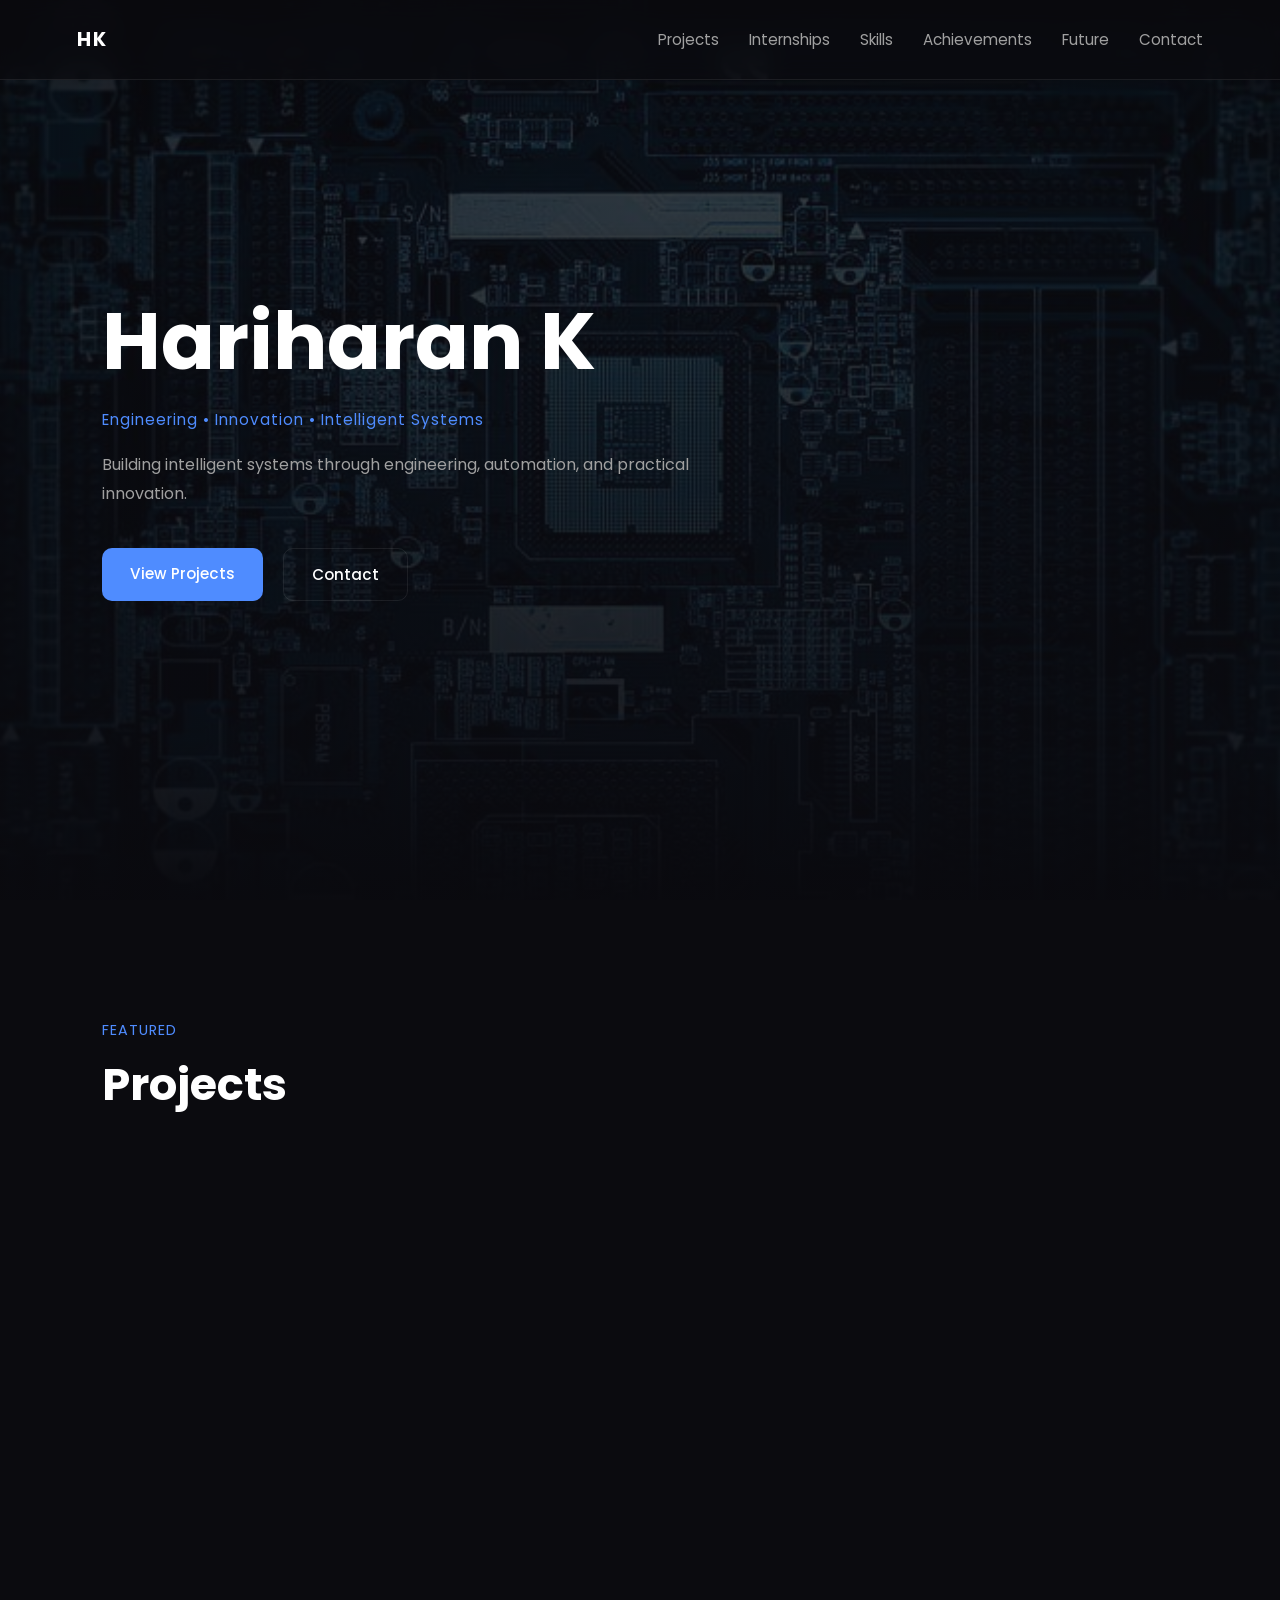
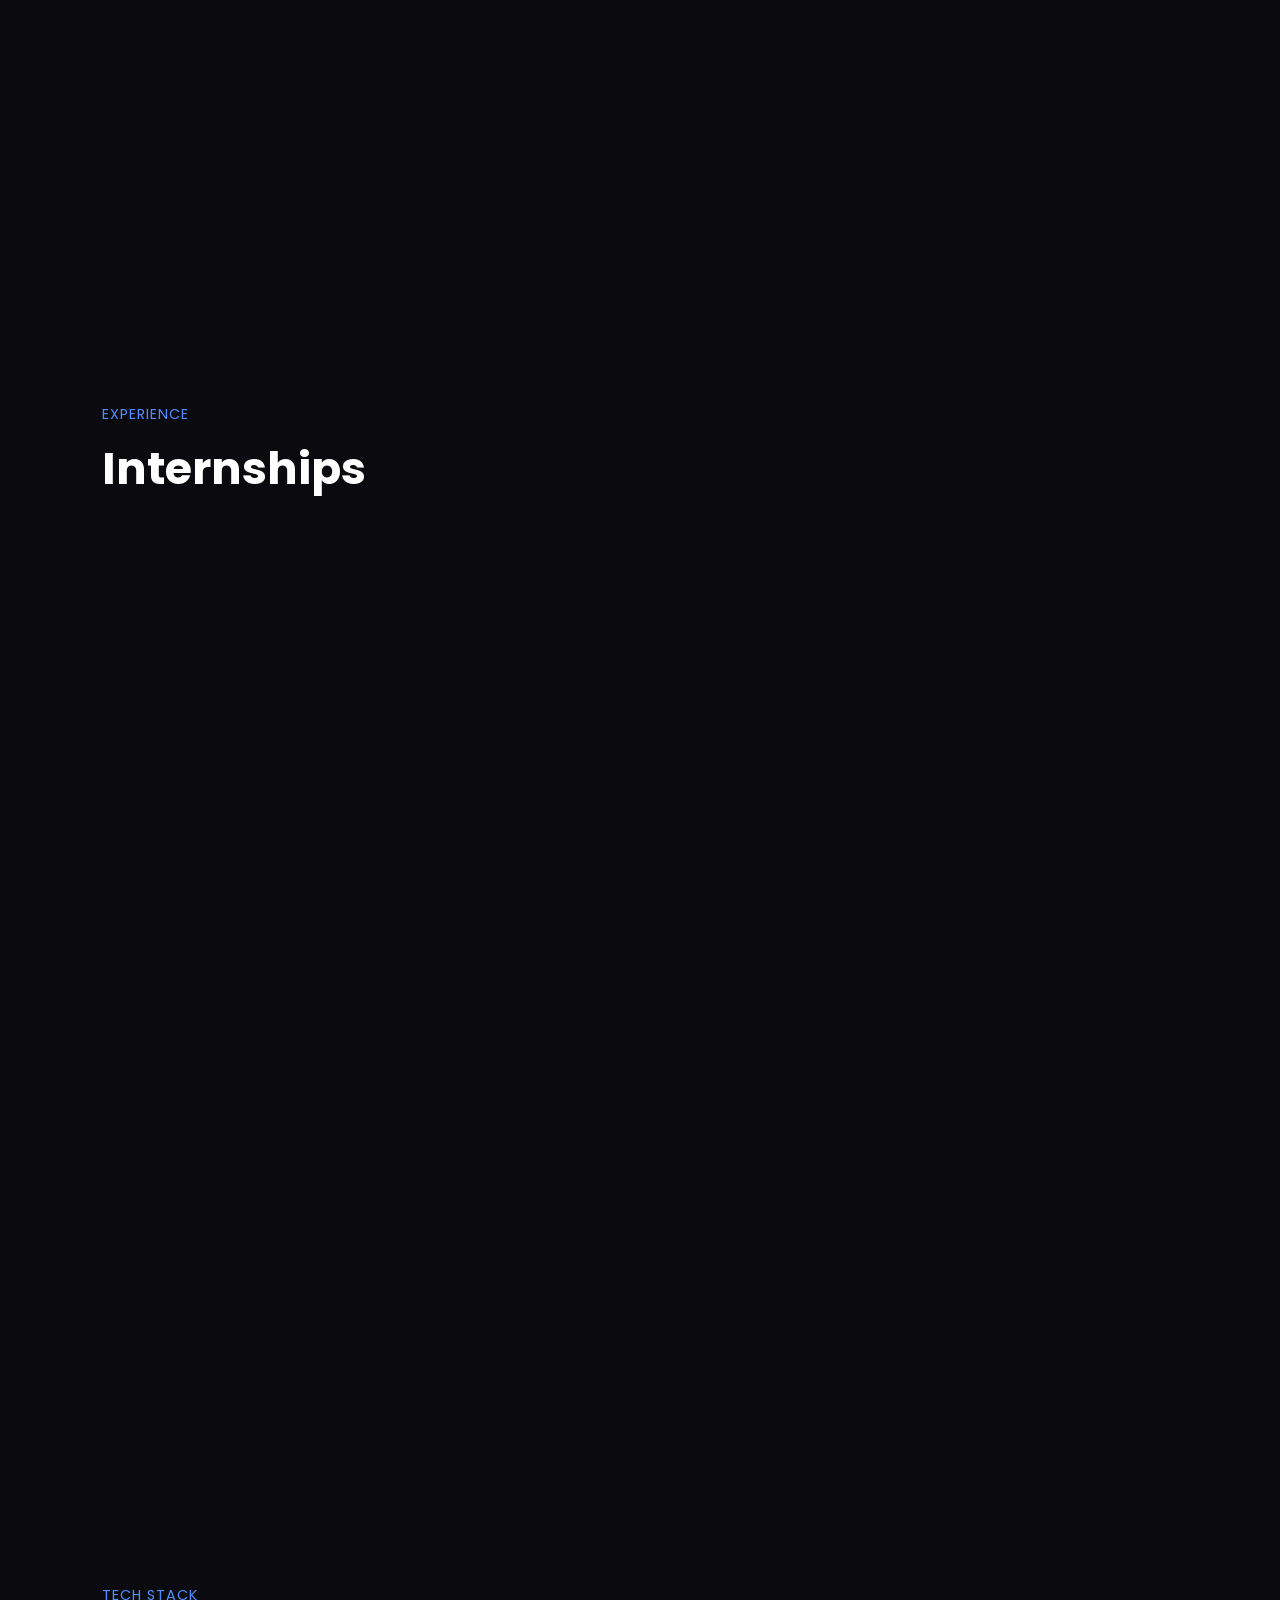
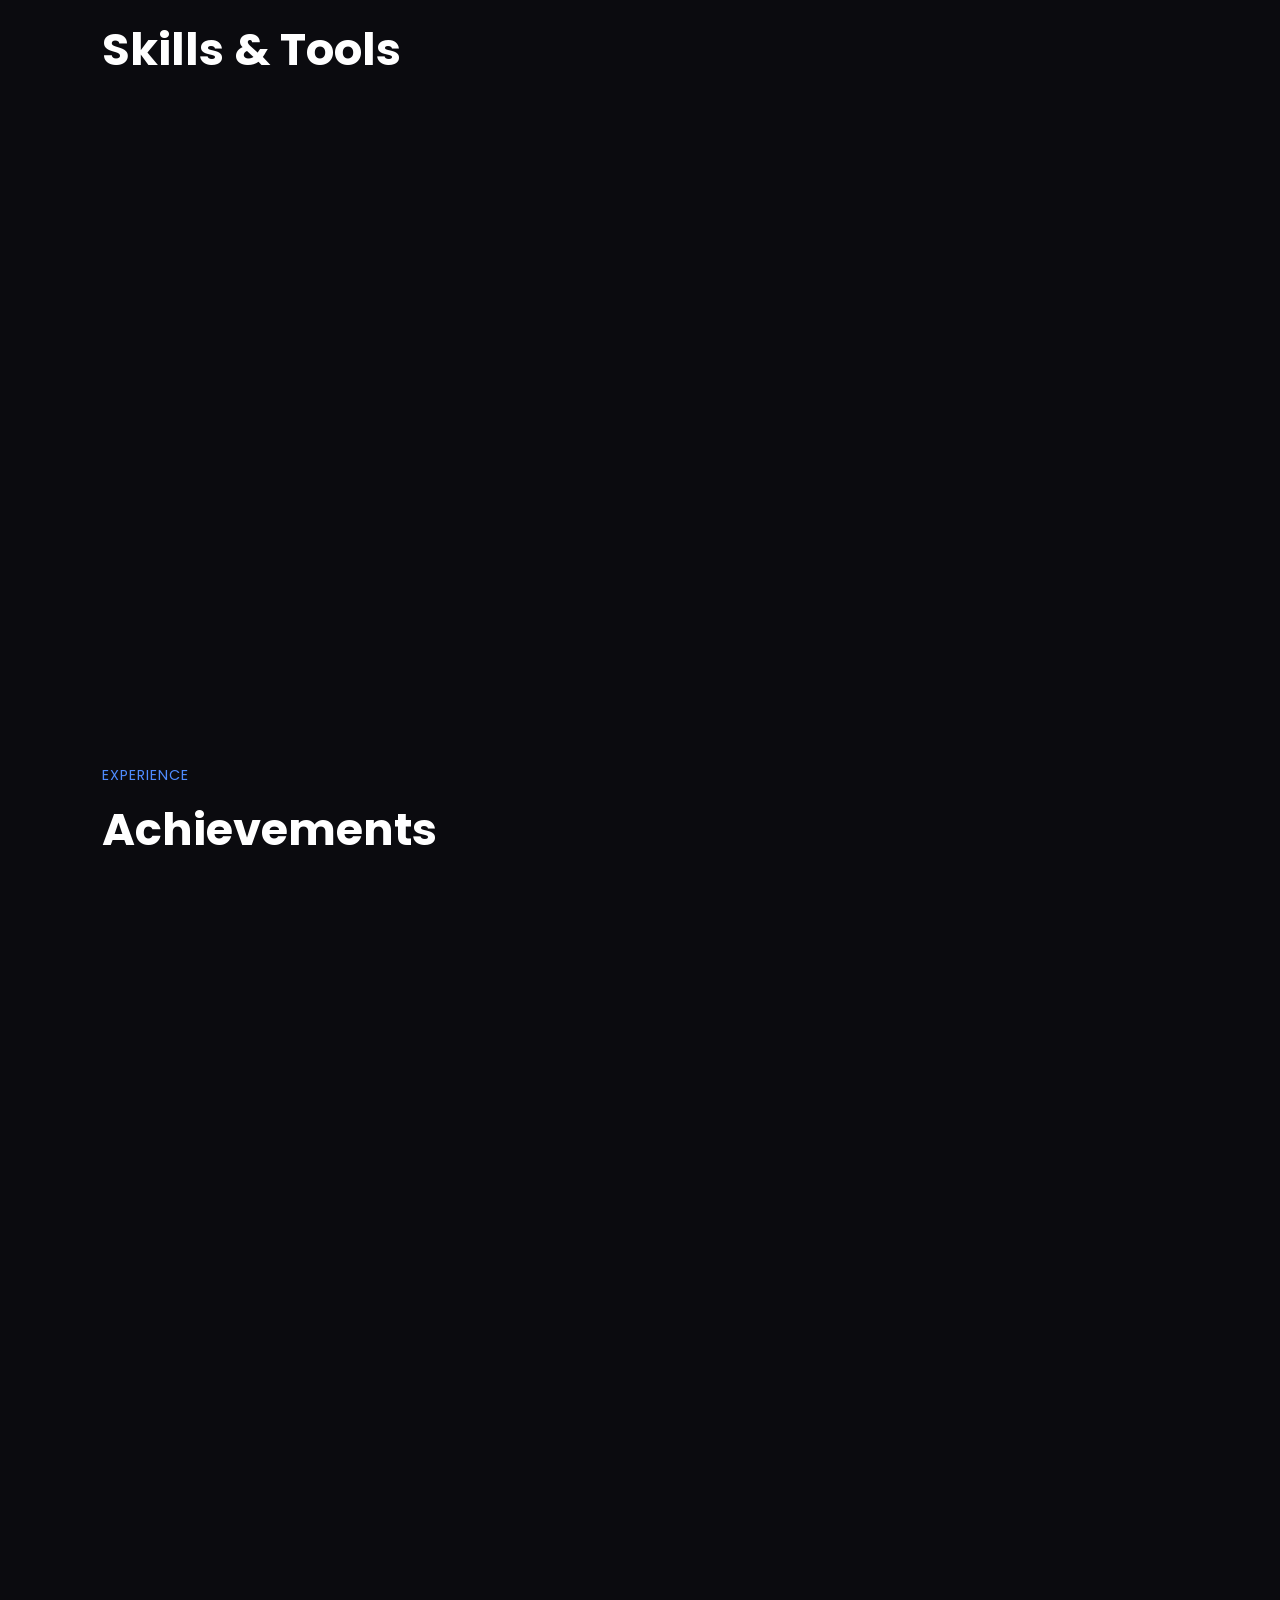
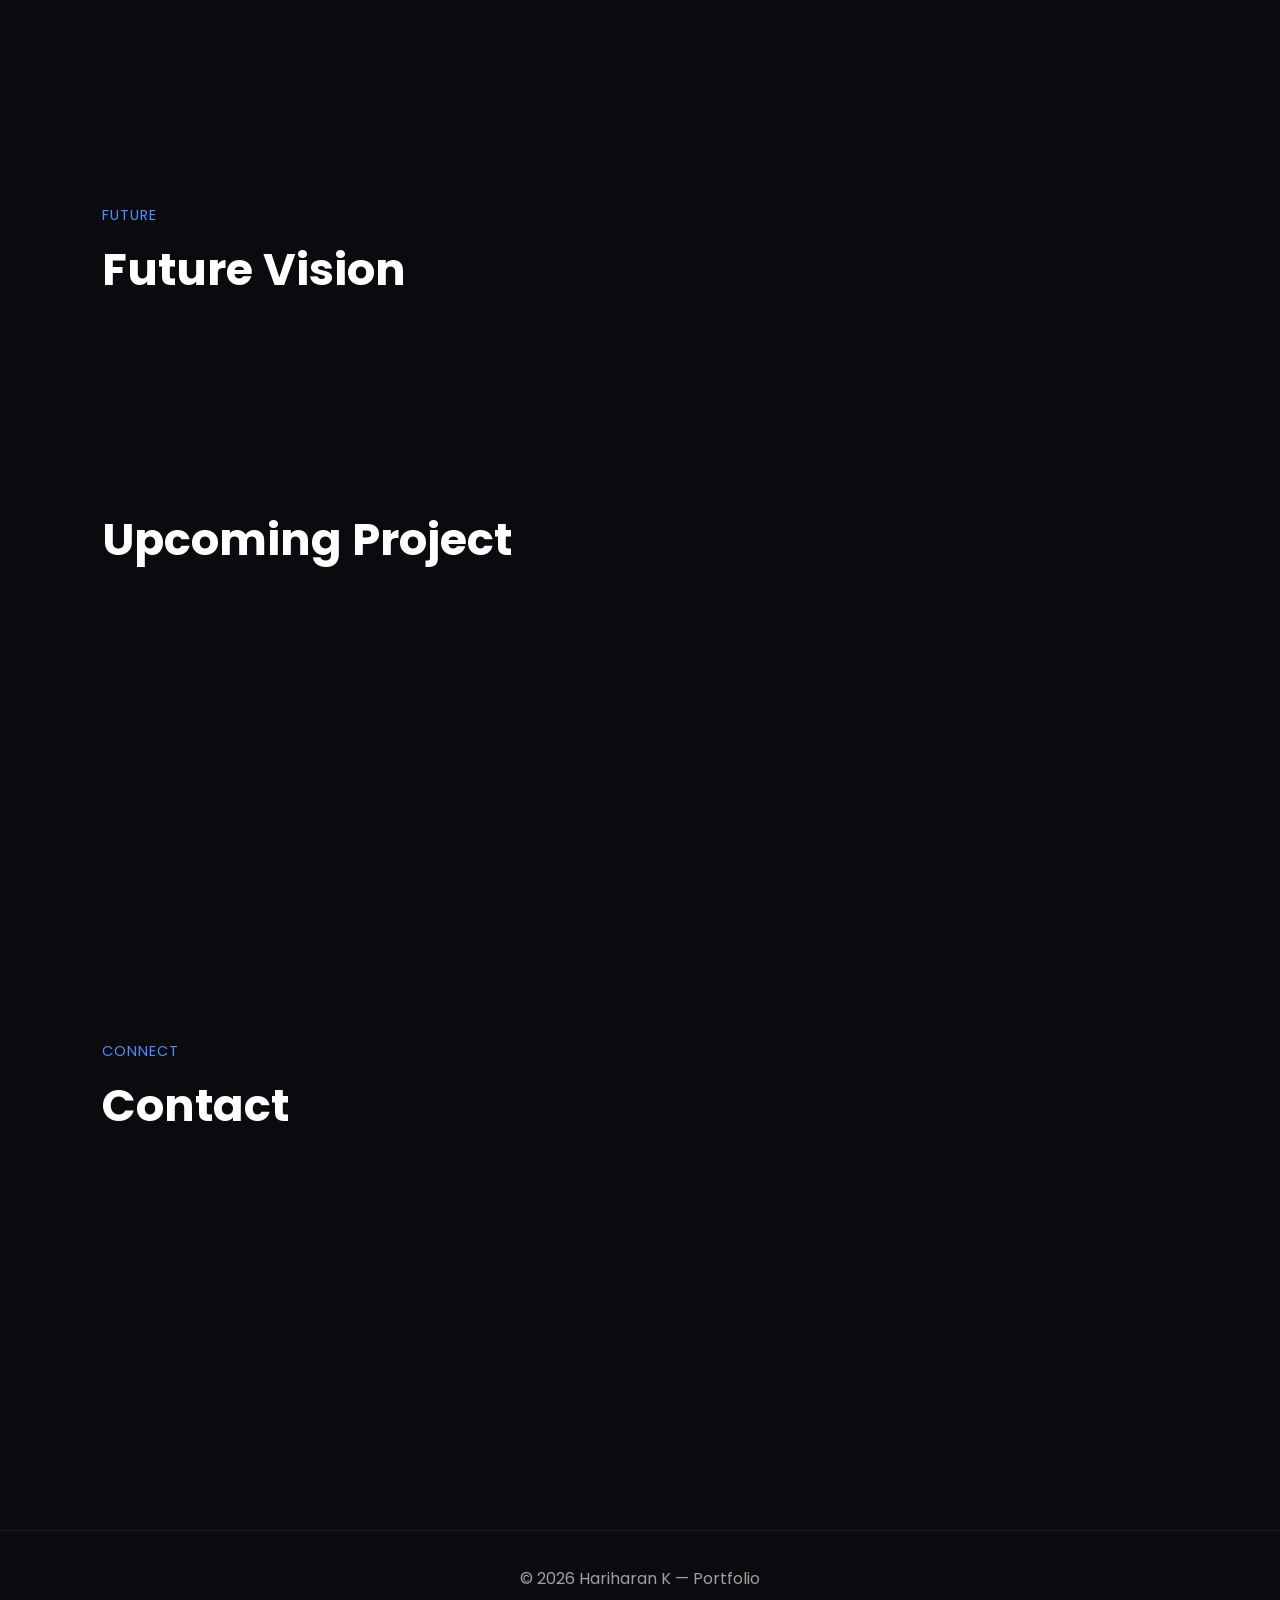
<file: index.html>
<!DOCTYPE html>
<html lang="en">
<head>
    <meta charset="UTF-8" />
    <meta name="viewport" content="width=device-width, initial-scale=1.0" />

    <title>Hariharan K </title>

    <!-- CSS -->
    <link rel="stylesheet" href="style.css" />

    <!-- Google Fonts -->
    <link rel="preconnect" href="https://fonts.googleapis.com">
    <link rel="preconnect" href="https://fonts.gstatic.com" crossorigin>

    <link href="https://fonts.googleapis.com/css2?family=Poppins:wght@300;400;500;600;700&display=swap" rel="stylesheet">
</head>

<body>

    <!-- ========================= -->
    <!-- NAVBAR -->
    <!-- ========================= -->

    <header class="navbar">

        <div class="logo">
            HK
        </div>

        <nav>
            <ul class="nav-links">

                <li><a href="#featured">Projects</a></li>

                <li><a href="#internships">Internships</a></li>

                <li><a href="#skills">Skills</a></li>

                <li><a href="#leadership">Achievements</a></li>

                <li><a href="#goals">Future</a></li>

                <li><a href="#contact">Contact</a></li>

            </ul>
        </nav>

    </header>



    <!-- ========================= -->
    <!-- HERO SECTION -->
    <!-- ========================= -->

    <section class="hero">

        <div class="hero-content">

            <h1>
                Hariharan K
            </h1>

            <p class="intro-text">
                Engineering • Innovation • Intelligent Systems
            </p>

            <p class="hero-description">
                Building intelligent systems through engineering, automation, and practical innovation.
            </p>

            <div class="hero-buttons">

                <a href="#featured" class="primary-btn">
                    View Projects
                </a>

                <a href="#contact" class="secondary-btn">
                    Contact
                </a>

            </div>

        </div>

    </section>



    <!-- ========================= -->
    <!-- FEATURED PROJECTS -->
    <!-- ========================= -->

    <section id="featured" class="featured-section">

        <div class="section-header">

            <p class="section-tag">
                FEATURED
            </p>

            <h2>
                Projects
            </h2>

        </div>


        <!-- PROJECT GRID -->

        <div class="project-grid">

            <!-- PROJECT CARD 1 -->

            <div class="project-card">

                <div class="project-image">

                    <img src="images/Child_node.jpeg" alt="BLE Project">

                </div>

                <div class="project-info">

                    <p class="project-category">
                        Embedded Systems
                    </p>

                    <h3>
                        Virtual Child/Pet Safety Fence

                    </h3>

                    <p class="project-description">
                        A wearable device that allows real-time virtual monitoring of children and pets.
                    </p>

                    <a href="projects/virtual_child_pet_safety_fence.html" target="_blank" rel="noopener" class="view-project-btn">
                     View Project
                    </a>

                </div>

            </div>



            <!-- PROJECT CARD 2 -->

            <div class="project-card">

                <div class="project-image">

                    <img src="images/p2_banner.png" alt="Railway Project">

                </div>

                <div class="project-info">

                    <p class="project-category">
                        Automation
                    </p>

                    <h3>
                        Autonomous Track Switching 
                    </h3>

                    <p class="project-description">
                        Automated junction control system with sensor-based
                        train detection and notification logic.
                    </p>

                    <a href="projects/Autonomous_train_switching.html" target="_blank" rel="noopener" class="view-project-btn">
                    View Project
                    </a>

                </div>

            </div>



            <!-- PROJECT CARD 3 -->

            <div class="project-card">

                <div class="project-image">

                    <img src="images/TS3.png" alt="Simulation Project">

                </div>

                <div class="project-info">

                    <p class="project-category">
                        Artificial Intelligence
                    </p>

                    <h3>
                        AI Powered Traffic Signal
                    </h3>

                    <p class="project-description">
                        Integrated Artificial Intelligence into traffic signal systems to dynamically adapt signal timing based on traffic congestion.
                    </p>

                    <a href="projects/AI_Powered_TS.html" target="_blank" rel="noopener" class="view-project-btn">
                    View Project
                    </a>

                </div>

            </div>

        </div>

    </section>

    <!-- ========================= -->
    <!-- INTERNSHIPS SECTION -->
    <!-- ========================= -->

    <section id="internships" class="internship-section">

        <div class="section-header">

            <p class="section-tag">
                EXPERIENCE
            </p>

            <h2>
                Internships
            </h2>

        </div>

        <div class="internship-container">

            <div class="internship-card">

                <div class="internship-top">

                <h3>
                    AI & Data Science Intern
                </h3>

                <span>
                    2025
                </span>

                </div>

                <p class="internship-company">
                    Edunet, Shell
                </p>

                <p class="internship-description">
                    Developed a Smart Irrigation System using soil moisture and weather data for automated sprinkler control.
                    Trained and deployed an AI model to predict optimal irrigation actions for efficient water management.
                </p>

            </div>


            <div class="internship-card">

                <div class="internship-top">

                <h3>
                    Frontend Web Development 
                </h3>

                <span>
                    2025
                </span>

                </div>

                <p class="internship-company">
                    IBM Skillsbuild 
                </p>

                <p class="internship-description">
                   Developed a responsive electronics shopping website named “Elecoms” using Frontend technologies, and deployed it using GitHub Pages. The platform showcases various electronic components and devices, allowing users to select products while a dynamic shopping cart updates items and calculates the total cost in real time. Visit website: 
                <a href="https://k-hariharan-gh.github.io/Elecoms/" target="_blank" rel="noopener">Elecoms</a>
                </p>

            </div>


            <div class="internship-card">

                <div class="internship-top">

                <h3>
                    IoT and Embedded Systems Intern
                </h3>

                <span>
                    2026
                </span>

                </div>

                <p class="internship-company">
                    Tamilzhan skills
                </p>

                <p class="internship-description">
                    Attained hands-on experience in Embedded Systems and IoT by building a real-time 
                operating system project: Virtual Child/Pet Safety Fence.
                </p>

            </div>

        </div>


    </section>


    <!-- ========================= -->
    <!-- SKILLS SECTION -->
    <!-- ========================= -->

    <section id="skills" class="skills-section">

        <div class="section-header">

            <p class="section-tag">
                TECH STACK
            </p>

            <h2>
                Skills & Tools
            </h2>

        </div>


        <div class="skills-container">

            <div class="skill-box">

                <h3>
                    Embedded & Hardware
                </h3>

                <ul>
                    <li>Internet of Things (IoT)</li>
                    <li>BLE Communication</li>
                    <li>Sensors & Automation</li>
                    <li>Microcontrollers</li>
                    <li>Digital Electronics</li>

                </ul>

            </div>



            <div class="skill-box">

                <h3>
                    Programming
                </h3>

                <ul>

                    <li>Python</li>
                    <li>C</li>
                    <li>C++</li>
                    <li>HTML</li>
                    <li>CSS</li>
                    <li>JavaScript</li>
                    <li>Java</li>

                </ul>

            </div>



            <div class="skill-box">

                <h3>
                    Software & Tools
                </h3>

                <ul>

                    <li>MATLAB</li>
                    <li>LTspice</li>
                    <li>GitHub</li>
                    <li>Arduino IDE</li>
                    <li>Keil μ Vision </li>

                </ul>

            </div>

        </div>

    </section>



    <!-- ========================= -->
    <!-- LEADERSHIP / ACHIEVEMENTS -->
    <!-- ========================= -->

    <section id="leadership" class="leadership-section">

        <div class="section-header">

            <p class="section-tag">
                EXPERIENCE
            </p>

            <h2>
                Achievements
            </h2>

        </div>


        <div class="leadership-card">

            <h3>
                College Event Host & Coordinator
            </h3>

            <p>
                Hosted “Cine Mania”, an inter-college game show (2025 & 2026) for 100+ audience, 
            managing live event execution and engagement. 
            </p>

        </div>

         <div class="leadership-card">

            <h3>
                First place in Elocution Competition 
            </h3>

            <p>
                Participated in intra-College level Elocution competition,
            and secured First prize by speaking about AI evolution.
            </p>

        </div>

        <div class="leadership-card">

            <h3>
                Debate Competition
            </h3>

            <p>
                Participated in District level debate competition and became one of the 
            finalist while debating about advantages of social media. 
            </p>

        </div>

    </section>



    <!-- ========================= -->
    <!-- GOALS SECTION -->
    <!-- ========================= -->

    <section id="goals" class="goals-section">

        <div class="section-header">

            <p class="section-tag">
                FUTURE
            </p>

            <h2>
                Future Vision
            </h2>

        </div>


        <div class="goal-content">

            <p>
                Interested in embedded systems engineering, VLSI Design, 
                real-time system validation,
                IoT applications,
                and practical hardware-software integration.
            </p>

        </div>

         <div class="section-header">

            <h2>
                Upcoming Project
            </h2>

        </div>


        <div class="goal-content">
            <h4>
               Blink Drive
            </h4>

            <p>
            IoT Based Smart Wheelchair control system using Eye Blinks and Head Tilt.
            It will be helpful for the differently-abled people to move independently.    
            </p>

        </div>

    </section>



    <!-- ========================= -->
    <!-- CONTACT SECTION -->
    <!-- ========================= -->

    <section id="contact" class="contact-section">

        <div class="section-header">

            <p class="section-tag">
                CONNECT
            </p>

            <h2>
                Contact
            </h2>

        </div>


        <div class="contact-content">
            <p>
                Email:
                <a href="mailto:hariharan.komalavalli@gmail.com" target="_blank" rel="noopener">
                    hariharan.komalavalli@gmail.com 
                </a>
            </p>

            <p>
                LinkedIn:
                <a href="https://www.linkedin.com/in/k-hariharan-" target="_blank" rel="noopener">
                    k-hariharan
                </a>
            </p>

            <p>
                GitHub: <a href="https://github.com/K-Hariharan-gh" target="_blank" rel="noopener"> K-Hariharan-gh </a>
            </p>

            

        </div>

    </section>



    <!-- ========================= -->
    <!-- FOOTER -->
    <!-- ========================= -->

    <footer class="footer">

        <p>
            © 2026 Hariharan K —  Portfolio
        </p>

    </footer>



    <!-- JavaScript -->
    <script src="script.js"></script>

</body>
</html>
</file>
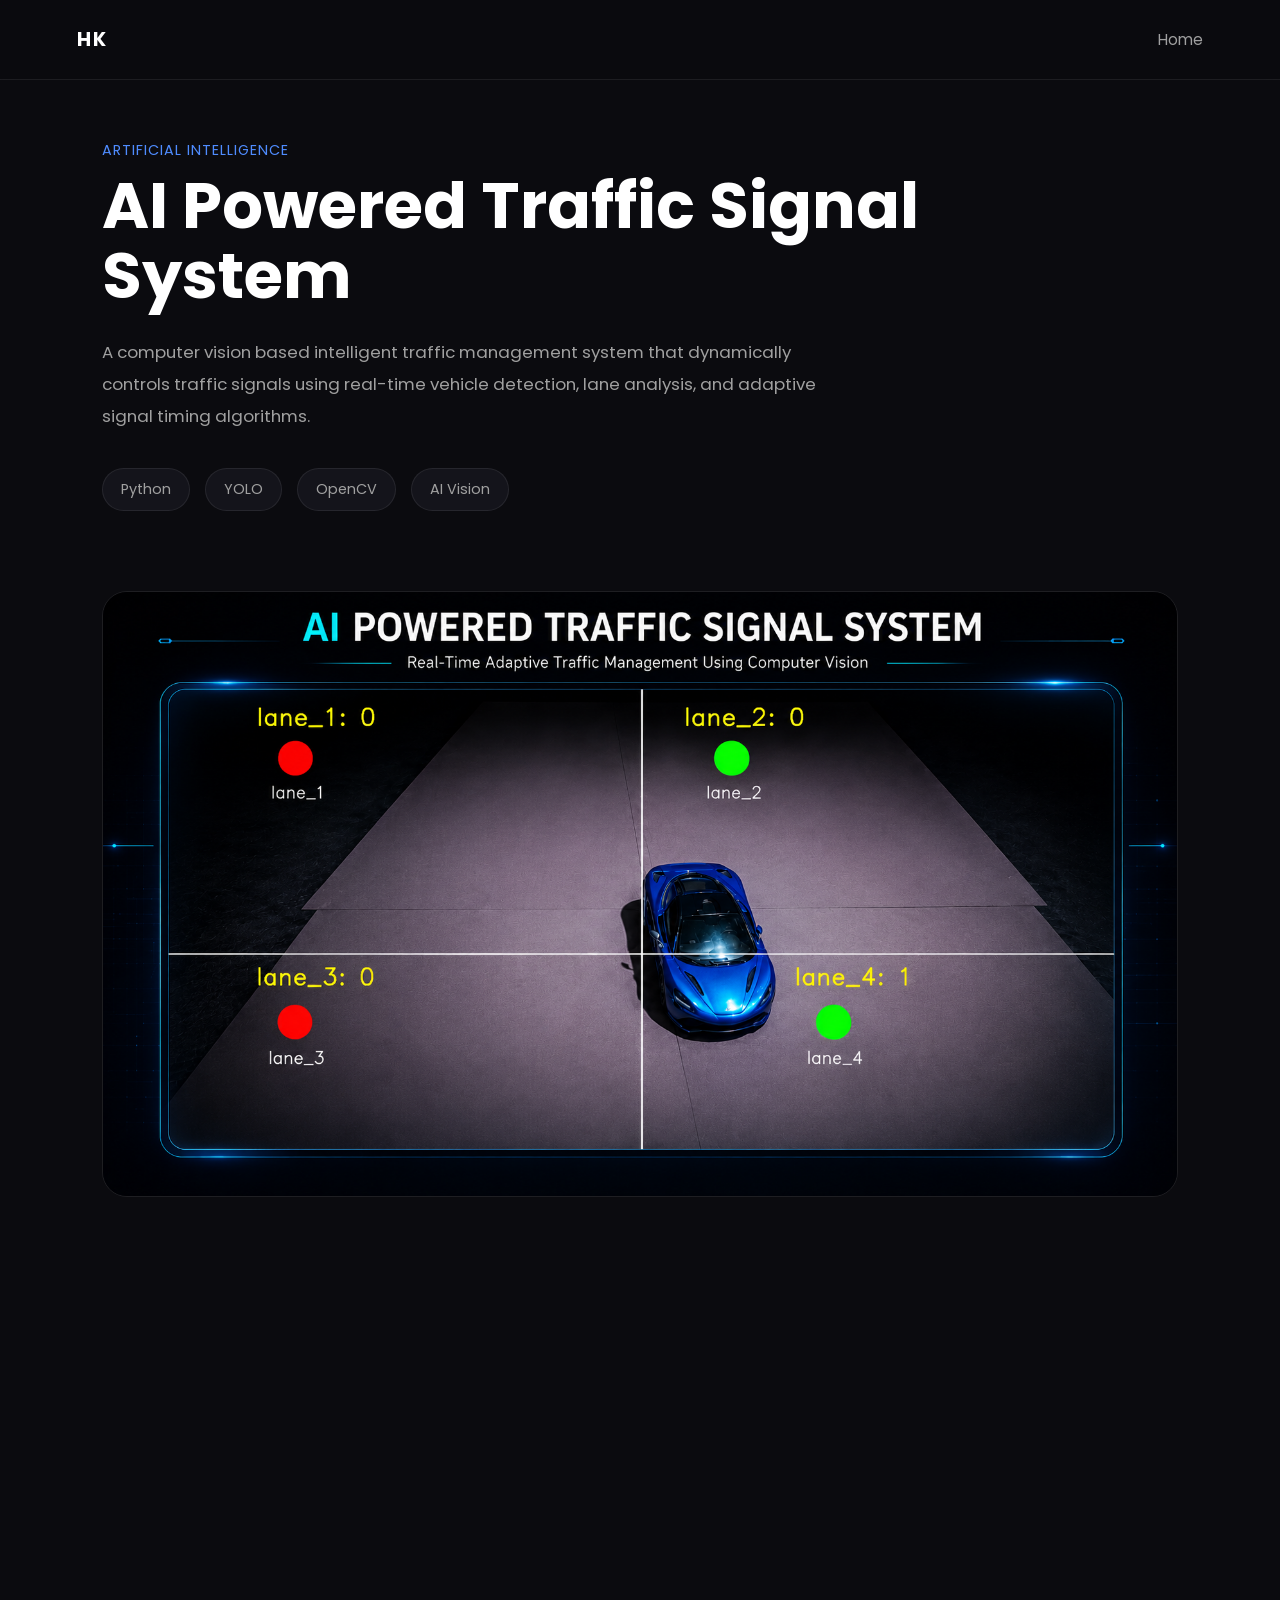
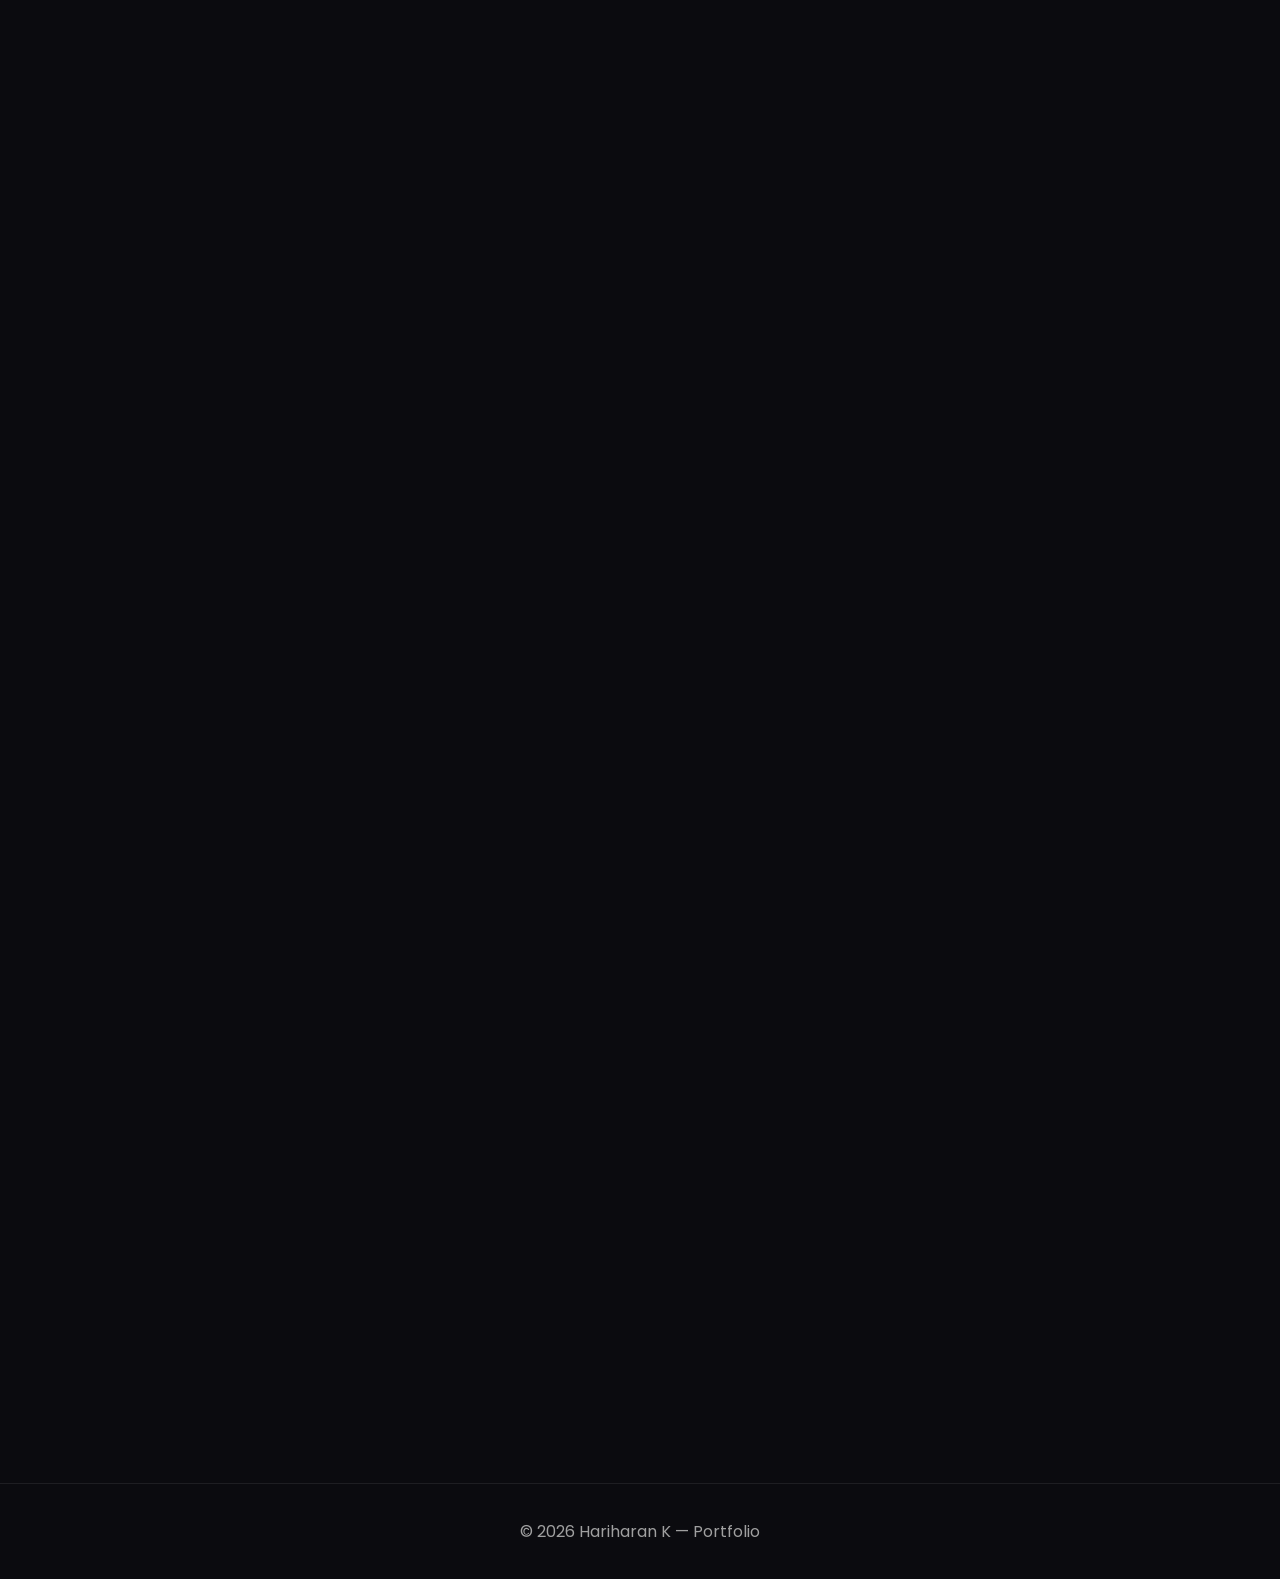
<file: projects/AI_Powered_TS.html>
<!DOCTYPE html>
<html lang="en">

<head>

    <meta charset="UTF-8">

    <meta name="viewport"
          content="width=device-width, initial-scale=1.0">

    <title>
        AI Powered Traffic Signal System
    </title>

    <link rel="stylesheet"
          href="../style.css">

    <link rel="preconnect"
          href="https://fonts.googleapis.com">

    <link rel="preconnect"
          href="https://fonts.gstatic.com"
          crossorigin>

    <link href="https://fonts.googleapis.com/css2?family=Poppins:wght@300;400;500;600;700&display=swap"
          rel="stylesheet">

</head>

<body>


    <!-- ========================= -->
    <!-- NAVBAR -->
    <!-- ========================= -->

    <header class="navbar">

        <div class="logo">
            HK
        </div>

        <nav>

            <ul class="nav-links">

                <li>
                    <a href="../index.html">
                        Home
                    </a>
                </li>

            </ul>

        </nav>

    </header>



    <!-- ========================= -->
    <!-- HERO SECTION -->
    <!-- ========================= -->

    <section class="project-hero">

        <div class="project-hero-content">

            <p class="section-tag">
                ARTIFICIAL INTELLIGENCE
            </p>

            <h1>
                AI Powered Traffic Signal System
            </h1>

            <p class="project-hero-description">

                A computer vision based intelligent traffic
                management system that dynamically controls
                traffic signals using real-time vehicle
                detection, lane analysis, and adaptive
                signal timing algorithms.

            </p>

            <div class="project-tags">

                <span>Python</span>
                <span>YOLO</span>
                <span>OpenCV</span>
                <span>AI Vision</span>

            </div>

        </div>

    </section>



    <!-- ========================= -->
    <!-- HERO IMAGE -->
    <!-- ========================= -->

    <section class="project-banner-section">

        <img src="../images/p3_banner.png"
             alt="AI Traffic Signal System"
             class="project-banner-image">

    </section>



    <!-- ========================= -->
    <!-- OVERVIEW -->
    <!-- ========================= -->

    <section class="project-content-section reveal">

        <div class="section-header">

            <p class="section-tag">
                OVERVIEW
            </p>

            <h2>
                Project Overview
            </h2>

        </div>

        <div class="project-content-card">

            <p>

                The AI Powered Traffic Signal System is an intelligent traffic management solution that uses computer vision, YOLO-based vehicle detection, and adaptive signal logic to optimize traffic flow in real time. By analyzing lane-wise traffic density and dynamically controlling signal timing, the system reduces congestion and improves intersection efficiency.

            </p>

        </div>

    </section>



    <!-- ========================= -->
    <!-- PROBLEM STATEMENT -->
    <!-- ========================= -->

    <section class="project-content-section reveal">

        <div class="section-header">

            <p class="section-tag">
                PROBLEM
            </p>

            <h2>
                Problem Statement
            </h2>

        </div>

        <div class="project-content-card">

            <p>

                Conventional traffic signal systems often
                operate using fixed timing mechanisms that
                fail to adapt to real-time traffic density
                variations.

                This can lead to inefficient signal
                allocation, increased vehicle congestion,
                unnecessary waiting periods, and poor traffic
                distribution during varying road conditions.

                This project explores an AI-driven approach
                capable of analyzing live traffic conditions,
                identifying active lanes, and dynamically
                controlling traffic signals using intelligent
                decision-making algorithms.

            </p>

        </div>

    </section>



    <!-- ========================= -->
    <!-- AI PIPELINE -->
    <!-- ========================= -->

    <section class="project-content-section reveal">

        <div class="section-header">

            <p class="section-tag">
                AI PIPELINE
            </p>

            <h2>
                Detection Pipeline
            </h2>

        </div>

        <div class="project-content-card">

            <p>

                The system processes live camera feeds,
                performs AI-based vehicle detection,
                classifies traffic lanes, evaluates vehicle
                density, and dynamically updates traffic
                signal states through an adaptive decision
                engine.

            </p>

            <img src="../images/p3_pipeline2.png"
                 alt="AI Detection Pipeline"
                 class="diagram-image">

        </div>

    </section>



    <!-- ========================= -->
    <!-- SIGNAL DECISION LOGIC -->
    <!-- ========================= -->

    <section class="project-content-section reveal">

        <div class="section-header">

            <p class="section-tag">
                SIGNAL LOGIC
            </p>

            <h2>
                Traffic Decision System
            </h2>

        </div>

        <div class="project-content-card">

            <p>

                The traffic control engine continuously
                evaluates detected lane activity, prioritizes
                traffic flow based on vehicle presence,
                dynamically adjusts green signal durations,
                and manages signal state transitions using
                intelligent timing logic.

            </p>

            <img src="../images/p3_Traffic.png"
                 alt="Traffic Decision Logic"
                 class="diagram-image">

        </div>

    </section>





    <!-- ========================= -->
    <!-- CHALLENGES -->
    <!-- ========================= -->

    <section class="project-content-section reveal">

        <div class="section-header">

            <p class="section-tag">
                CHALLENGES
            </p>

            <h2>
                Engineering Challenges
            </h2>

        </div>

        <div class="project-content-card">

            <p>

                Developing reliable lane-based vehicle
                detection required careful optimization of
                detection thresholds, lane region mapping,
                and traffic state management.

                Additional challenges included maintaining
                real-time processing performance, reducing
                false detections, synchronizing signal timing
                transitions, and dynamically adapting signal
                allocation based on changing traffic density.

            </p>

        </div>

    </section>



    <!-- ========================= -->
    <!-- KEY FEATURES -->
    <!-- ========================= -->

    <section class="project-content-section reveal">

        <div class="section-header">

            <p class="section-tag">
                FEATURES
            </p>

            <h2>
                Key Features
            </h2>

        </div>

        <div class="project-content-card">

            <ul class="workflow-list">

                <li>
                    YOLO-based real-time vehicle detection
                </li>

                <li>
                    Dynamic lane occupancy analysis
                </li>

                <li>
                    Adaptive traffic signal timing
                </li>

                <li>
                    Intelligent signal state transitions
                </li>

                <li>
                    Real-time traffic visualization interface
                </li>

                <li>
                    Scalable multi-lane traffic architecture
                </li>

            </ul>

        </div>

    </section>



    <!-- ========================= -->
    <!-- FUTURE SCOPE -->
    <!-- ========================= -->

    <section class="project-content-section reveal">

        <div class="section-header">

            <p class="section-tag">
                FUTURE
            </p>

            <h2>
                Future Scope
            </h2>

        </div>

        <div class="project-content-card">

            <p>

                Future enhancements include cloud-connected
                traffic analytics, emergency vehicle
                prioritization, multi-intersection
                coordination, predictive traffic optimization,
                and integration with smart city
                infrastructure systems.

            </p>

        </div>

    </section>



    <!-- ========================= -->
    <!-- FOOTER -->
    <!-- ========================= -->

    <footer class="footer">

        <p>
            © 2026 Hariharan K —  Portfolio
        </p>

    </footer>


    <script src="../script.js"></script>

</body>

</html>
</file>
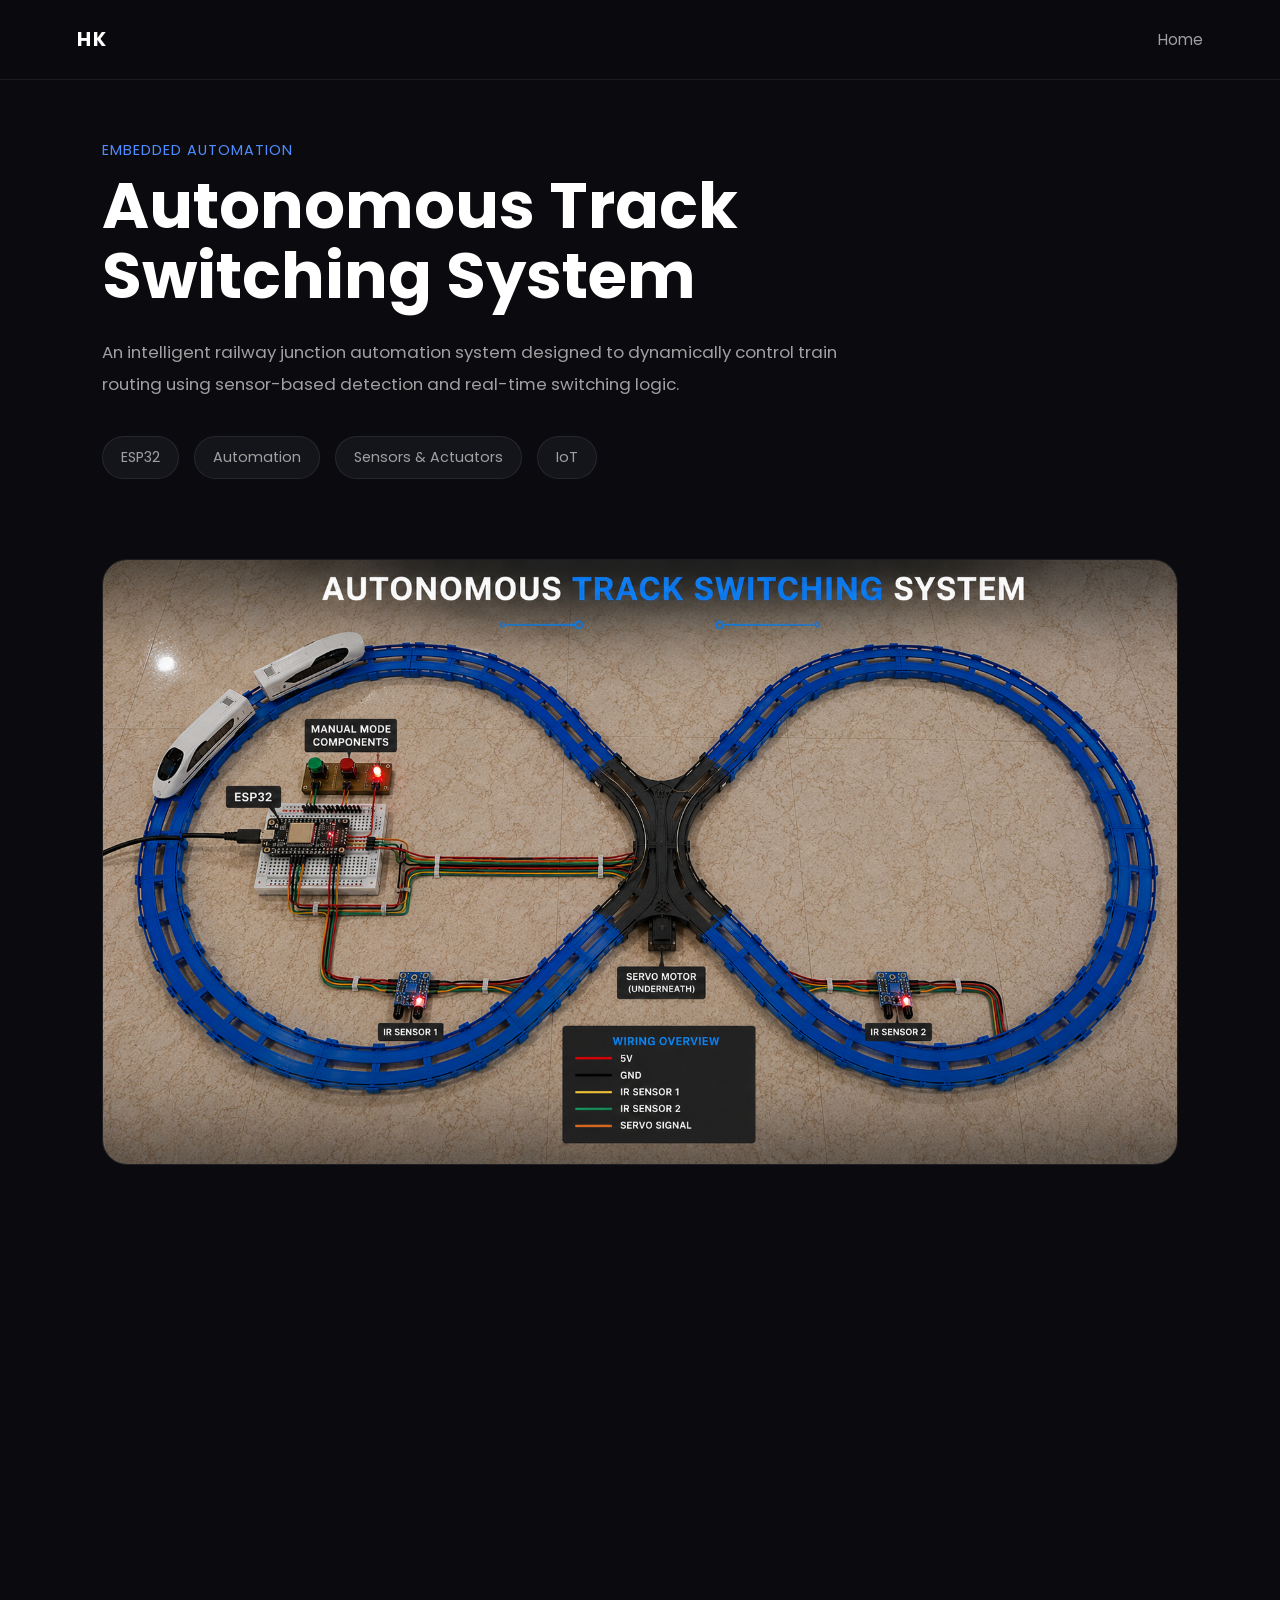
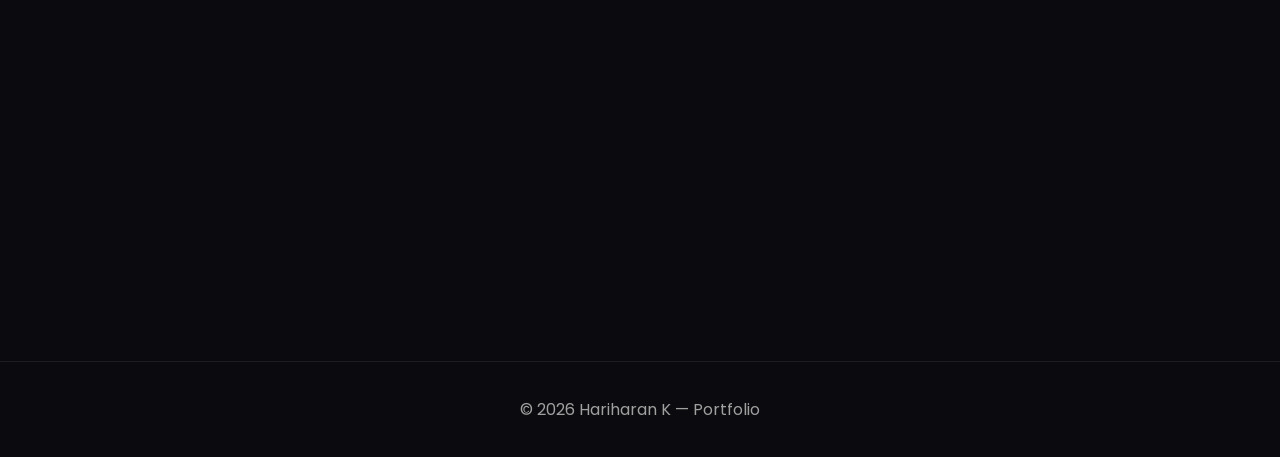
<file: projects/Autonomous_train_switching.html>
<!DOCTYPE html>
<html lang="en">

<head>

    <meta charset="UTF-8">
    <meta name="viewport" content="width=device-width, initial-scale=1.0">

    <title>
        Autonomous Track Switching System
    </title>

    <link rel="stylesheet" href="../style.css">

    <link rel="preconnect" href="https://fonts.googleapis.com">
    <link rel="preconnect" href="https://fonts.gstatic.com" crossorigin>

    <link href="https://fonts.googleapis.com/css2?family=Poppins:wght@300;400;500;600;700&display=swap" rel="stylesheet">

</head>

<body>

    <!-- ========================= -->
    <!-- NAVBAR -->
    <!-- ========================= -->

    <header class="navbar">

        <div class="logo">
            HK
        </div>

        <nav>

            <ul class="nav-links">

                <li>
                    <a href="../index.html">
                        Home
                    </a>
                </li>

            </ul>

        </nav>

    </header>



    <!-- ========================= -->
    <!-- PROJECT HERO -->
    <!-- ========================= -->

    <section class="project-hero">

        <div class="project-hero-content">

            <p class="section-tag">
                EMBEDDED AUTOMATION
            </p>

            <h1>
                Autonomous Track Switching System
            </h1>

            <p class="project-hero-description">

                An intelligent railway junction automation system 
                designed to dynamically control train routing 
                using sensor-based detection and real-time 
                switching logic.

            </p>

            <div class="project-tags">

                <span>ESP32</span>
                <span>Automation</span>
                <span>Sensors & Actuators</span>
                <span>IoT</span>

            </div>

        </div>

    </section>



    <!-- ========================= -->
    <!-- PROJECT IMAGE -->
    <!-- ========================= -->

    <section class="project-banner-section">

        <img src="../images/p2_banner.png"
             alt="automation systems"
             class="project-banner-image">

    </section>



    <!-- ========================= -->
    <!-- OVERVIEW -->
    <!-- ========================= -->

    <section class="project-content-section reveal">

        <div class="section-header">

            <p class="section-tag">
                OVERVIEW
            </p>

            <h2>
                Project Overview
            </h2>

        </div>

        <div class="project-content-card">

            <p>
                The Autonomous Track Switching System is an embedded railway automation project designed to intelligently control train routing at junction intersections. 
                The system continuously monitors train movement using strategically positioned sensors and dynamically activates a switching mechanism to redirect trains toward the appropriate track path.
                By combining real-time detection, automated decision making, and embedded control logic, the project demonstrates how intelligent railway infrastructure can improve operational efficiency, reduce manual intervention, and enable scalable smart transportation systems.
                
            </p>

        </div>

    </section>



    <!-- ========================= -->
    <!-- PROBLEM -->
    <!-- ========================= -->

    <section class="project-content-section reveal">

        <div class="section-header">

            <p class="section-tag">
                PROBLEM
            </p>

            <h2>
                Problem Statement
            </h2>

        </div>

        <div class="project-content-card">

            <p>
                Modern railway systems require accurate and reliable junction management to ensure smooth train movement and prevent routing conflicts. 
                Manual switching operations can introduce delays, synchronization challenges, and increased dependency on human monitoring.
                This project explores an automated embedded solution capable of detecting train movement, evaluating junction conditions, and autonomously controlling track switching mechanisms in real time.
                sensor-based control and embedded switching mechanisms.
            </p>

        </div>

    </section>



    <!-- ========================= -->
<!-- ARCHITECTURE -->
<!-- ========================= -->

<section class="project-content-section reveal">

    <div class="section-header">

        <p class="section-tag">
            ARCHITECTURE
        </p>

        <h2>
            Track Architecture
        </h2>

    </div>

    <div class="project-content-card">

        <p>

            The vital components used in the system are IR sensors for train detection, ESP32 as control unit, 
            a motorized switching mechanism that dynamically changes track directions based on train movement. 

        </p>

        <img src="../images/p2_architecture.png"
             alt="System Architecture Diagram"
             class="diagram-image">

    </div>

</section>


    <!-- ========================= -->
    <!-- CHALLENGES -->
    <!-- ========================= -->

    <section class="project-content-section reveal">

        <div class="section-header">

            <p class="section-tag">
                CHALLENGES
            </p>

            <h2>
                Engineering Challenges
            </h2>

        </div>

        <div class="project-content-card">

            <p>
                Achieving reliable junction switching required precise sensor timing and synchronization between train detection events and servo-controlled track transitions. 
                Additional challenges included minimizing false trigger conditions, maintaining switching stability, and ensuring consistent train traversal across junction paths.
            </p>

        </div>

    </section>



    <!-- ========================= -->
    <!-- RESULTS -->
    <!-- ========================= -->

    <section class="project-content-section reveal">

        <div class="section-header">

            <p class="section-tag">
                RESULTS
            </p>

            <h2>
                Key Features & Results
            </h2>

        </div>

        <div class="project-content-card">

            <ul class="workflow-list">

                <li>
                    Automated railway junction control 
                </li>

                <li>
                    Real-time train detection implementation
                </li>

                <li>
                    Dynamic track switching mechanism 
                </li>

                <li>
                    Manual mode switching option on critical times 
                </li>

            </ul>

        </div>

    </section>



    <!-- ========================= -->
    <!-- FUTURE IMPROVEMENTS -->
    <!-- ========================= -->

    <section class="project-content-section reveal">

        <div class="section-header">

            <p class="section-tag">
                FUTURE
            </p>

            <h2>
                Future Improvements
            </h2>

        </div>

        <div class="project-content-card">

            <p>
                The system can be optimized to include AI-based routing, remote monitoring
                systems, wireless communication module, advanced railway traffic coordination mechanisms.

            </p>

        </div>

    </section>



    <!-- ========================= -->
    <!-- FOOTER -->
    <!-- ========================= -->

    <footer class="footer">

        <p>
            © 2026 Hariharan K — Portfolio
        </p>

    </footer>



    <script src="../script.js"></script>

</body>

</html>
</file>
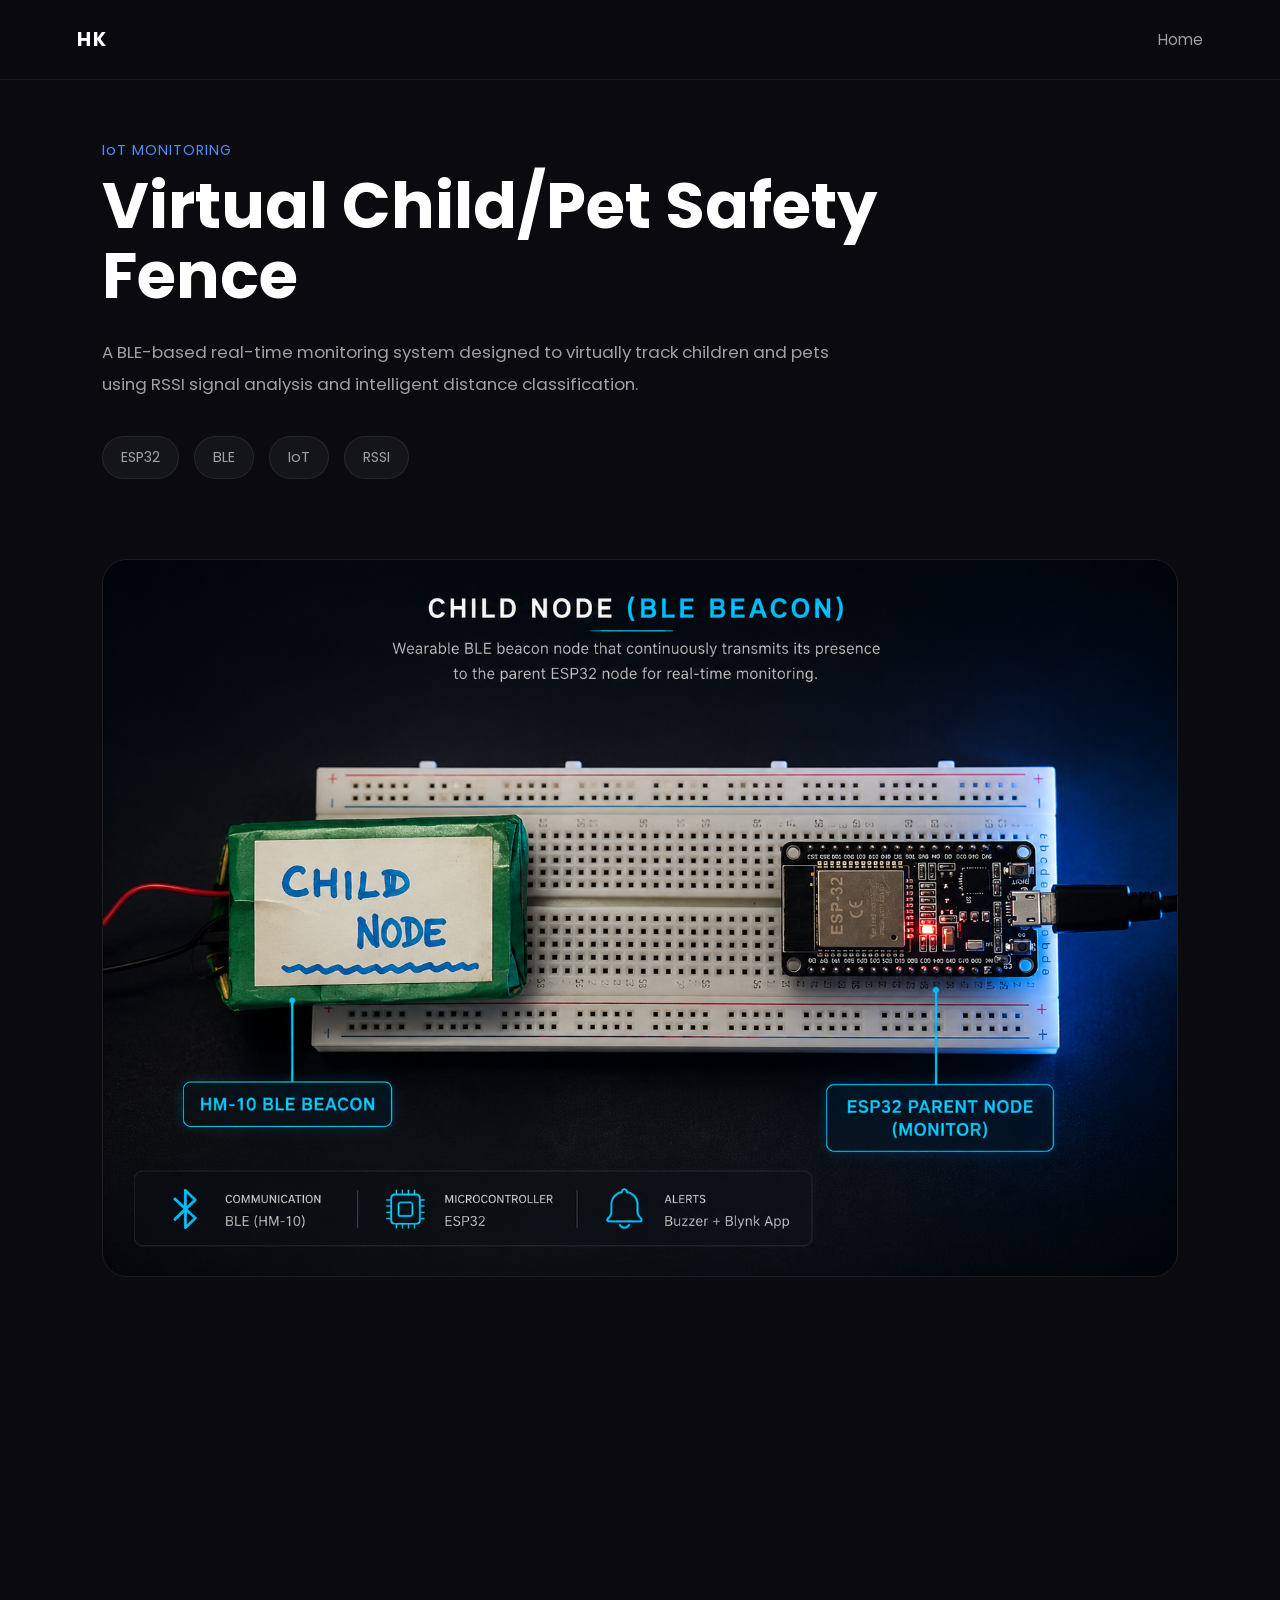
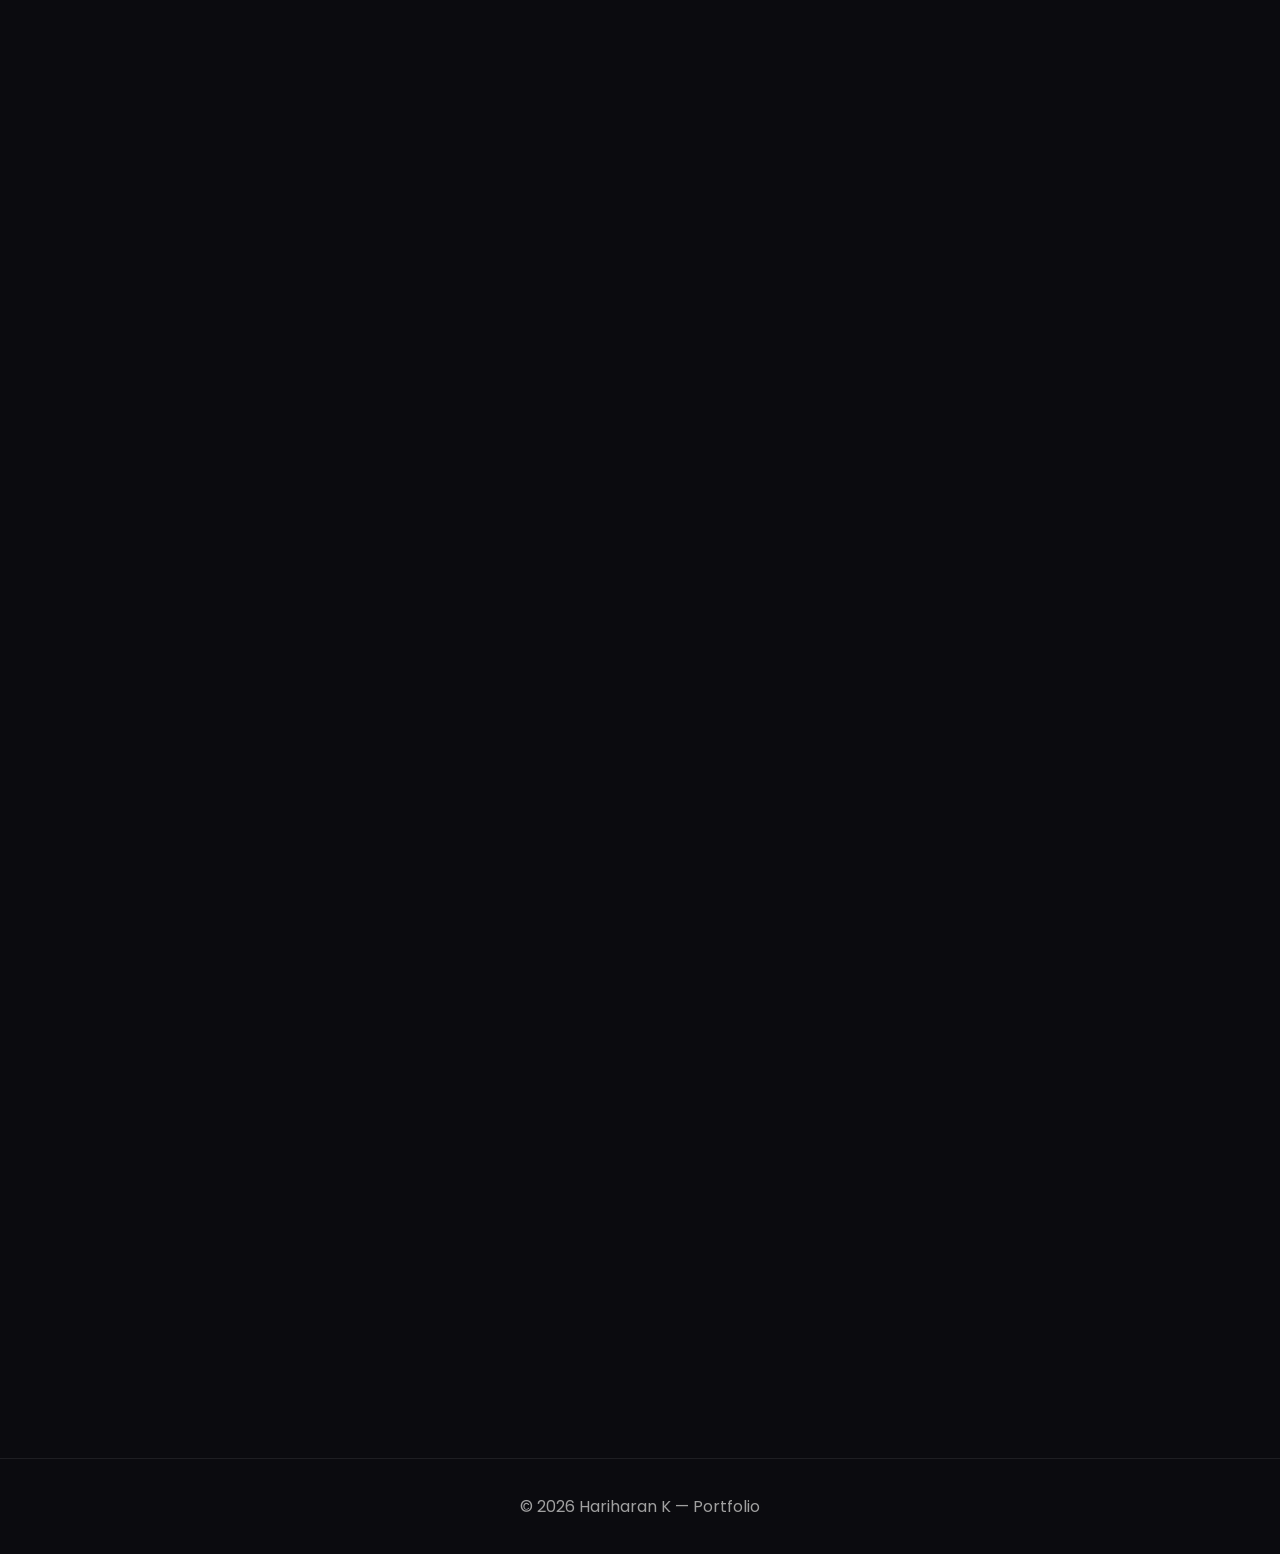
<file: projects/virtual_child_pet_safety_fence.html>
<!DOCTYPE html>
<html lang="en">

<head>

    <meta charset="UTF-8">
    <meta name="viewport" content="width=device-width, initial-scale=1.0">

    <title>
        Virtual Child/Pet Safety Fence
    </title>

    <link rel="stylesheet" href="../style.css">

    <link rel="preconnect" href="https://fonts.googleapis.com">
    <link rel="preconnect" href="https://fonts.gstatic.com" crossorigin>

    <link href="https://fonts.googleapis.com/css2?family=Poppins:wght@300;400;500;600;700&display=swap" rel="stylesheet">

</head>

<body>

    <!-- ========================= -->
    <!-- NAVBAR -->
    <!-- ========================= -->

    <header class="navbar">

        <div class="logo">
            HK
        </div>

        <nav>

            <ul class="nav-links">

                <li>
                    <a href="../index.html">
                        Home
                    </a>
                </li>

            </ul>

        </nav>

    </header>



    <!-- ========================= -->
    <!-- PROJECT HERO -->
    <!-- ========================= -->

    <section class="project-hero">

        <div class="project-hero-content">

            <p class="section-tag">
                IoT MONITORING 
            </p>

            <h1>
                Virtual Child/Pet Safety Fence
            </h1>

            <p class="project-hero-description">

                A BLE-based real-time monitoring system designed
                to virtually track children and pets using RSSI
                signal analysis and intelligent distance classification.

            </p>

            <div class="project-tags">

                <span>ESP32</span>
                <span>BLE</span>
                <span>IoT</span>
                <span>RSSI</span>

            </div>

        </div>

    </section>



    <!-- ========================= -->
    <!-- PROJECT IMAGE -->
    <!-- ========================= -->

    <section class="project-banner-section">

        <img src="../images/p1_child.png"
             alt="Virtual Child Safety Fence"
             class="project-banner-image">

    </section>



    <!-- ========================= -->
    <!-- OVERVIEW -->
    <!-- ========================= -->

    <section class="project-content-section reveal">

        <div class="section-header">

            <p class="section-tag">
                OVERVIEW
            </p>

            <h2>
                Project Overview
            </h2>

        </div>

        <div class="project-content-card">

            <p>

                The Virtual Child/Pet Safety Fence is a wearable
                IoT-based monitoring system that helps users track
                the proximity of children or pets in real time.

                The system uses BLE communication between ESP32
                devices and evaluates signal strength using RSSI
                analysis to classify distance levels and trigger
                alerts accordingly.

            </p>

        </div>

    </section>



    <!-- ========================= -->
    <!-- PROBLEM -->
    <!-- ========================= -->

    <section class="project-content-section reveal">

        <div class="section-header">

            <p class="section-tag">
                PROBLEM
            </p>

            <h2>
                Problem Statement
            </h2>

        </div>

        <div class="project-content-card">

            <p>

                Traditional child and pet monitoring methods
                often require continuous visual supervision.
                This project aims to create a lightweight,
                low-cost virtual safety boundary capable of
                providing intelligent proximity awareness
                and alerting users when the monitored subject
                moves beyond safe distance thresholds.

            </p>

        </div>

    </section>



    <!-- ========================= -->
<!-- ARCHITECTURE -->
<!-- ========================= -->

<section class="project-content-section reveal">

    <div class="section-header">

        <p class="section-tag">
            ARCHITECTURE
        </p>

        <h2>
            System Architecture
        </h2>

    </div>

    <div class="project-content-card">

        <p>

            The system architecture consists of BLE-based communication
            between wearable beacon nodes and the ESP32 parent node,
            which continuously processes RSSI values and triggers
            real-time alert mechanisms.

        </p>

        <img src="../images/p1_hardware.png"
             alt="System Architecture Diagram"
             class="diagram-image">

    </div>

</section>

    <!-- ========================= -->
<!-- WORKFLOW -->
<!-- ========================= -->

<section class="project-content-section reveal">

    <div class="section-header">

        <p class="section-tag">
            WORKFLOW
        </p>

        <h2>
            System Workflow
        </h2>

    </div>

    <div class="project-content-card">

        <p>

            The workflow continuously monitors BLE signal strength,
            filters RSSI fluctuations, classifies proximity zones,
            and intelligently triggers alerts based on state transitions
            and timeout conditions.

        </p>

        <img src="../images/p1_workflow.png"
             alt="Workflow Diagram"
             class="diagram-image">

    </div>

</section>


    <!-- ========================= -->
    <!-- CHALLENGES -->
    <!-- ========================= -->

    <section class="project-content-section reveal">

        <div class="section-header">

            <p class="section-tag">
                CHALLENGES
            </p>

            <h2>
                Engineering Challenges
            </h2>

        </div>

        <div class="project-content-card">

            <ul class="workflow-list">

                <li>
                    RSSI fluctuations and noisy BLE signals
                </li>

                <li>
                    False alert reduction
                </li>

                <li>
                    Stable boundary classification
                </li>

                <li>
                    Real-time responsiveness balancing
                </li>

                <li>
                    Power management considerations
                </li>

            </ul>

        </div>

    </section>



    <!-- ========================= -->
    <!-- RESULTS -->
    <!-- ========================= -->

    <section class="project-content-section reveal">

        <div class="section-header">

            <p class="section-tag">
                RESULTS
            </p>

            <h2>
                Key Features & Results
            </h2>

        </div>

        <div class="project-content-card">

            <ul class="workflow-list">

                <li>
                    Multi-level distance detection system
                </li>

                <li>
                    Smoothed RSSI boundary handling
                </li>

                <li>
                    Persistent state-based alert mechanism
                </li>

                <li>
                    Real-time BLE monitoring implementation
                </li>

                <li>
                    Expandable architecture for future IoT integration
                </li>

            </ul>

        </div>

    </section>



    <!-- ========================= -->
    <!-- FUTURE IMPROVEMENTS -->
    <!-- ========================= -->

    <section class="project-content-section reveal">

        <div class="section-header">

            <p class="section-tag">
                FUTURE
            </p>

            <h2>
                Future Improvements
            </h2>

        </div>

        <div class="project-content-card">

            <p>

                Planned future enhancements include WiFi-based
                notifications, cloud integration, mobile application
                support, GPS-assisted tracking, and intelligent
                anomaly detection using machine learning models.

            </p>

        </div>

    </section>



    <!-- ========================= -->
    <!-- FOOTER -->
    <!-- ========================= -->

    <footer class="footer">

        <p>
            © 2026 Hariharan K — Portfolio
        </p>

    </footer>



    <script src="../script.js"></script>

</body>

</html>
</file>
<file: style.css>
/* ========================= */
/* GLOBAL STYLES */
/* ========================= */

*{
    margin: 0;
    padding: 0;
    box-sizing: border-box;
}

html{
    scroll-behavior: smooth;
}

body{
    font-family: 'Poppins', sans-serif;
    background-color: #0b0b0f;
    color: #ffffff;
    overflow-x: hidden;
    opacity: 0;
    transition: opacity 0.8s ease;
}

 body.loaded{
        opacity: 1;
    }

a{

    text-decoration: none;

    color: inherit;

}

/* ========================= */
/* VARIABLES */
/* ========================= */

:root{

    --primary-color: #ffffff;

    --secondary-color: #a0a0a0;

    --card-color: #14141b;

    --hover-color: #1d1d27;

    --border-color: rgba(255,255,255,0.08);

    --accent-color: #4f8cff;

}



/* ========================= */
/* NAVBAR */
/* ========================= */

.navbar{

    width: 100%;

    height: 80px;

    padding: 0 6%;

    display: flex;

    justify-content: space-between;

    align-items: center;

    position: fixed;

    top: 0;

    left: 0;

    z-index: 1000;

    background: rgba(10,10,15,0.7);

    -webkit-backdrop-filter: blur(12px);
    backdrop-filter: blur(12px);

    border-bottom: 1px solid var(--border-color);

}

.logo{

    font-size: 1.2rem;

    font-weight: 700;

    letter-spacing: 2px;

}

.nav-links{

    display: flex;

    gap: 30px;

    list-style: none;

}

.nav-links a{

    text-decoration: none;

    color: var(--secondary-color);

    font-size: 0.95rem;

    transition: 0.3s ease;

}

.nav-links a:hover{

    color: var(--primary-color);

}

.active-link{

    color: var(--primary-color) !important;

    position: relative;

}

.active-link::after{

    content: "";

    position: absolute;

    left: 0;

    bottom: -6px;

    width: 100%;

    height: 2px;

    background: var(--accent-color);

    border-radius: 20px;

}



/* ========================= */
/* HERO SECTION */
/* ========================= */

.hero{

    width: 100%;

    min-height: 100vh;

    display: flex;

    align-items: center;

    padding: 0 8%;

    position: relative;

    background:
linear-gradient(
rgba(10,10,15,0.75),
rgba(10,10,15,0.95)
),
url("images/process.jpg");

background-size: cover;
background-position: center;

}

.hero-content{

    max-width: 700px;

}

.intro-text{

    color: var(--accent-color);

    margin-bottom: 20px;

    font-size: 0.95rem;

    letter-spacing: 1px;

}

.hero h1{

    font-size: 5rem;

    line-height: 1.05;

    margin-bottom: 25px;

}

.hero-description{

    color: var(--secondary-color);

    line-height: 1.8;

    max-width: 600px;

    margin-bottom: 40px;

}



/* HERO BUTTONS */

.hero-buttons{

    display: flex;

    gap: 20px;

}

.primary-btn,
.secondary-btn{

    padding: 14px 28px;

    border-radius: 10px;

    text-decoration: none;

    transition: 0.3s ease;

    font-size: 0.95rem;

    font-weight: 500;

}

.primary-btn{

    background: var(--accent-color);

    color: white;

}

.primary-btn:hover{

    transform: translateY(-3px);

}

.secondary-btn{

    border: 1px solid var(--border-color);

    color: white;

}

.secondary-btn:hover{

    background: var(--hover-color);

}



/* ========================= */
/* GENERAL SECTION STYLES */
/* ========================= */

section{

    padding: 120px 8%;

}

.section-header{

    margin-bottom: 60px;

}

.section-tag{

    color: var(--accent-color);

    font-size: 0.9rem;

    margin-bottom: 10px;

    letter-spacing: 1px;

}

.section-header h2{

    font-size: 2.8rem;

}



/* ========================= */
/* FEATURED PROJECTS */
/* ========================= */

.project-grid{

    display: grid;

    grid-template-columns: repeat(auto-fit, minmax(320px, 1fr));

    gap: 35px;

}

.project-card{

    background: var(--card-color);

    border-radius: 20px;

    overflow: hidden;

    border: 1px solid var(--border-color);

    transition: 0.4s ease;

    cursor: pointer;

}

.project-card:hover{

    transform: translateY(-8px) scale(1.01);

    background: var(--hover-color);

}

.project-image{

    width: 100%;

    height: 220px;

    overflow: hidden;

}

.project-image img{

    width: 100%;

    height: 100%;

    object-fit: cover;

    transition: 0.4s ease;

}

.project-card:hover img{

    transform: scale(1.05);

}

.project-info{

    padding: 28px;

}

.project-category{

    color: var(--accent-color);

    font-size: 0.85rem;

    margin-bottom: 10px;

}

.project-info h3{

    font-size: 1.5rem;

    margin-bottom: 18px;

}

.project-description{

    color: var(--secondary-color);

    line-height: 1.7;

    margin-bottom: 25px;

}

.view-project-btn{

    display: inline-block;

    padding: 12px 22px;

    background: var(--accent-color);

    color: white;

    border-radius: 10px;

    text-decoration: none;

    transition: 0.3s ease;

}

.view-project-btn:hover{

    transform: translateY(-2px);

}



/* ========================= */
/* SKILLS SECTION */
/* ========================= */

.skills-container{

    display: grid;

    grid-template-columns: repeat(auto-fit, minmax(260px, 1fr));

    gap: 30px;

}

.skill-box{

    background: var(--card-color);

    padding: 35px;

    border-radius: 18px;

    border: 1px solid var(--border-color);

    transition: 0.3s ease;

}

.skill-box:hover{

    background: var(--hover-color);

    transform: translateY(-6px);

}

.skill-box h3{

    margin-bottom: 20px;

    font-size: 1.3rem;

}

.skill-box ul{

    list-style: none;

}

.skill-box li{

    margin-bottom: 12px;

    color: var(--secondary-color);

}



/* ========================= */
/* LEADERSHIP SECTION */
/* ========================= */

.leadership-card{

    background: var(--card-color);

    padding: 40px;

    border-radius: 18px;

    border: 1px solid var(--border-color);

}

.leadership-card h3{

    margin-bottom: 20px;

    font-size: 1.4rem;

}

.leadership-card p{

    color: var(--secondary-color);

    line-height: 1.8;

}

.leadership-section{

    display: flex;

    flex-direction: column;

    gap: 30px;

}



/* ========================= */
/* GOALS SECTION */
/* ========================= */

.goal-content{

    background: var(--card-color);

    padding: 40px;

    border-radius: 18px;

    border: 1px solid var(--border-color);

}

.goal-content p{

    color: var(--secondary-color);

    line-height: 1.9;

}



/* ========================= */
/* CONTACT SECTION */
/* ========================= */

.contact-content{

    background: var(--card-color);

    padding: 40px;

    border-radius: 18px;

    border: 1px solid var(--border-color);

}

.contact-content p{

    margin-bottom: 18px;

    color: var(--secondary-color);

}

.contact-content a{

    color: var(--accent-color);

    transition: 0.3s ease;

}

.contact-content a:hover{

    color: white;

}


/* ========================= */
/* FOOTER */
/* ========================= */

.footer{

    padding: 35px;

    text-align: center;

    border-top: 1px solid var(--border-color);

    color: var(--secondary-color);

}



/* ========================= */
/* SCROLLBAR */
/* ========================= */

::-webkit-scrollbar{

    width: 10px;

}

::-webkit-scrollbar-track{

    background: #0b0b0f;

}

::-webkit-scrollbar-thumb{

    background: #22222d;

    border-radius: 20px;

}



/* ========================= */
/* RESPONSIVE DESIGN */
/* ========================= */

@media(max-width: 992px){

    .hero h1{

        font-size: 4rem;

    }

}


@media(max-width: 768px){

    .navbar{

        padding: 0 5%;

    }

    .nav-links{

        gap: 18px;

    }

    .hero{

        padding: 0 5%;

    }

    section{

        padding: 100px 5%;

    }

    .hero h1{

        font-size: 3.2rem;

    }

    .section-header h2{

        font-size: 2.2rem;

    }

}


@media(max-width: 600px){

    .navbar{

        height: auto;

        padding: 20px 5%;

        flex-direction: column;

        gap: 15px;

    }

    .nav-links{

        flex-wrap: wrap;

        justify-content: center;

    }

    .hero h1{

        font-size: 2.6rem;

    }

    .hero-buttons{

        flex-direction: column;

        align-items: flex-start;

    }

    .project-grid{

        grid-template-columns: 1fr;

    }

}

/* ========================= */
/* REVEAL ANIMATIONS */
/* ========================= */

.reveal{

    opacity: 0;

    transform: translateY(60px);

    transition:
        opacity 0.8s ease,
        transform 0.8s ease;

}

.active-reveal{

    opacity: 1;

    transform: translateY(0);

}

.project-card:nth-child(2){

    animation-delay: 0.5s;

}

.project-card:nth-child(3){

    animation-delay: 1s;

}

@keyframes floatCard{

    0%{
        transform: translateY(0px);
    }

    50%{
        transform: translateY(-3px);
    }

    100%{
        transform: translateY(0px);
    }

}

.project-active{

    transform: scale(0.97);

    transition: 0.3s ease;

}

.primary-btn,
.secondary-btn,
.view-project-btn{

    position: relative;

    overflow: hidden;

}

.ripple{

    position: absolute;

    width: 20px;

    height: 20px;

    background: rgba(255,255,255,0.4);

    border-radius: 50%;

    transform: scale(0);

    animation: ripple-effect 0.6s linear;

    pointer-events: none;

}

@keyframes ripple-effect{

    to{

        transform: scale(15);

        opacity: 0;

    }

}

/* ========================= */
/* INTERNSHIP SECTION */
/* ========================= */

.internship-container{

    display: flex;

    flex-direction: column;

    gap: 30px;

}

.internship-card{

    background: var(--card-color);

    padding: 35px;

    border-radius: 18px;

    border: 1px solid var(--border-color);

    transition: 0.4s ease;

}

.internship-card:hover{

    transform: translateY(-8px);

    background: var(--hover-color);

}

.internship-top{

    display: flex;

    justify-content: space-between;

    align-items: center;

    margin-bottom: 15px;

}

.internship-top h3{

    font-size: 1.4rem;

}

.internship-top span{

    color: var(--accent-color);

}

.internship-company{

    color: var(--accent-color);

    margin-bottom: 18px;

}

.internship-description{

    color: var(--secondary-color);

    line-height: 1.8;

}

.internship-section{

    display: flex;

    flex-direction: column;

    gap: 30px;

}

.internship-description a{

    color: var(--accent-color);

    font-weight: 500;

    transition: 0.3s ease;

}

.internship-description a:hover{

    color: white;

}

/* ========================= */
/* PROJECT PAGE STYLES */
/* ========================= */

.project-hero{

    min-height: 60vh;

    display: flex;

    align-items: center;

    padding: 140px 8% 80px;

}

.project-hero-content{

    max-width: 850px;

}

.project-hero h1{

    font-size: 4rem;

    margin-bottom: 25px;

    line-height: 1.1;

}

.project-hero-description{

    color: var(--secondary-color);

    line-height: 1.9;

    font-size: 1.05rem;

    max-width: 750px;

    margin-bottom: 35px;

}



/* TAGS */

.project-tags{

    display: flex;

    gap: 15px;

    flex-wrap: wrap;

}

.project-tags span{

    padding: 10px 18px;

    background: var(--card-color);

    border: 1px solid var(--border-color);

    border-radius: 30px;

    color: var(--secondary-color);

    font-size: 0.9rem;

}



/* PROJECT IMAGE SECTION */

.project-banner-section{

    padding: 0 8% 80px;

}

.project-banner-image{

    width: 100%;

    max-height: 800px;

    object-fit: cover;

    border-radius: 25px;

    border: 1px solid var(--border-color);

}



/* CONTENT SECTION */

.project-content-section{

    padding: 80px 8%;

}

.project-content-card{

    background: var(--card-color);

    border: 1px solid var(--border-color);

    border-radius: 24px;

    padding: 45px;

}

.project-content-card p{

    color: var(--secondary-color);

    line-height: 2;

    font-size: 1rem;

}



/* WORKFLOW LIST */

.workflow-list{

    list-style: none;

    display: flex;

    flex-direction: column;

    gap: 20px;

}

.workflow-list li{

    color: var(--secondary-color);

    padding-left: 25px;

    position: relative;

    line-height: 1.8;

}

.workflow-list li::before{

    content: "";

    position: absolute;

    left: 0;

    top: 12px;

    width: 10px;

    height: 10px;

    border-radius: 50%;

    background: var(--accent-color);

}

/* ========================= */
/* DIAGRAMS */
/* ========================= */

.diagram-image{

    width: 100%;

    margin-top: 35px;

    border-radius: 24px;

    border: 1px solid var(--border-color);

    transition: 0.4s ease;

}

.diagram-image:hover{

    transform: scale(1.01);

}

/* ================================= */
/* MOBILE RESPONSIVE FIXES */
/* ================================= */

@media (max-width: 768px) {

    /* HERO SECTION */

    .hero {
        min-height: 75vh;
        padding: 120px 25px 60px;
        align-items: center;
        text-align: left;
    }

    .hero h1 {
        font-size: 3rem;
        line-height: 1.1;
    }

    .hero p {
        font-size: 1rem;
        width: 100%;
    }

    .hero-buttons {
        flex-direction: row;
        gap: 12px;
        flex-wrap: wrap;
    }


    /* NAVBAR */

    .navbar {
        padding: 18px 20px;
    }

    .nav-links {
        gap: 14px;
        font-size: 0.75rem;
        overflow-x: auto;
        white-space: nowrap;
    }


    /* GENERAL SECTION */

    section {
        padding: 70px 25px;
    }


    /* PROJECT PAGE HERO */

    .project-hero {
        height: auto;
        padding: 140px 25px 70px;
    }

    .project-hero h1 {
        font-size: 2.7rem;
        line-height: 1.1;
    }

    .project-hero-description {
        width: 100%;
        font-size: 1rem;
    }


    /* PROJECT TAGS */

    .project-tags {
        flex-wrap: wrap;
    }


    /* BANNER IMAGE */

    .project-banner-image {
        width: 100%;
        height: auto;
        border-radius: 18px;
    }

    .project-banner-section {
        padding: 20px;
    }


    /* CONTENT CARDS */

    .project-content-card {
        padding: 28px;
    }

    .project-content-card p {
        font-size: 0.95rem;
        line-height: 1.8;
    }


    /* DIAGRAMS */

    .diagram-image {
        width: 100%;
        height: auto;
        border-radius: 14px;
    }


    /* PROJECT GRID */

    .projects-grid {
        grid-template-columns: 1fr;
    }


    /* CONTACT */

    .contact-card {
        padding: 25px;
    }


    /* FOOTER */

    .footer {
        text-align: center;
        padding: 30px 20px;
    }

}
</file>
